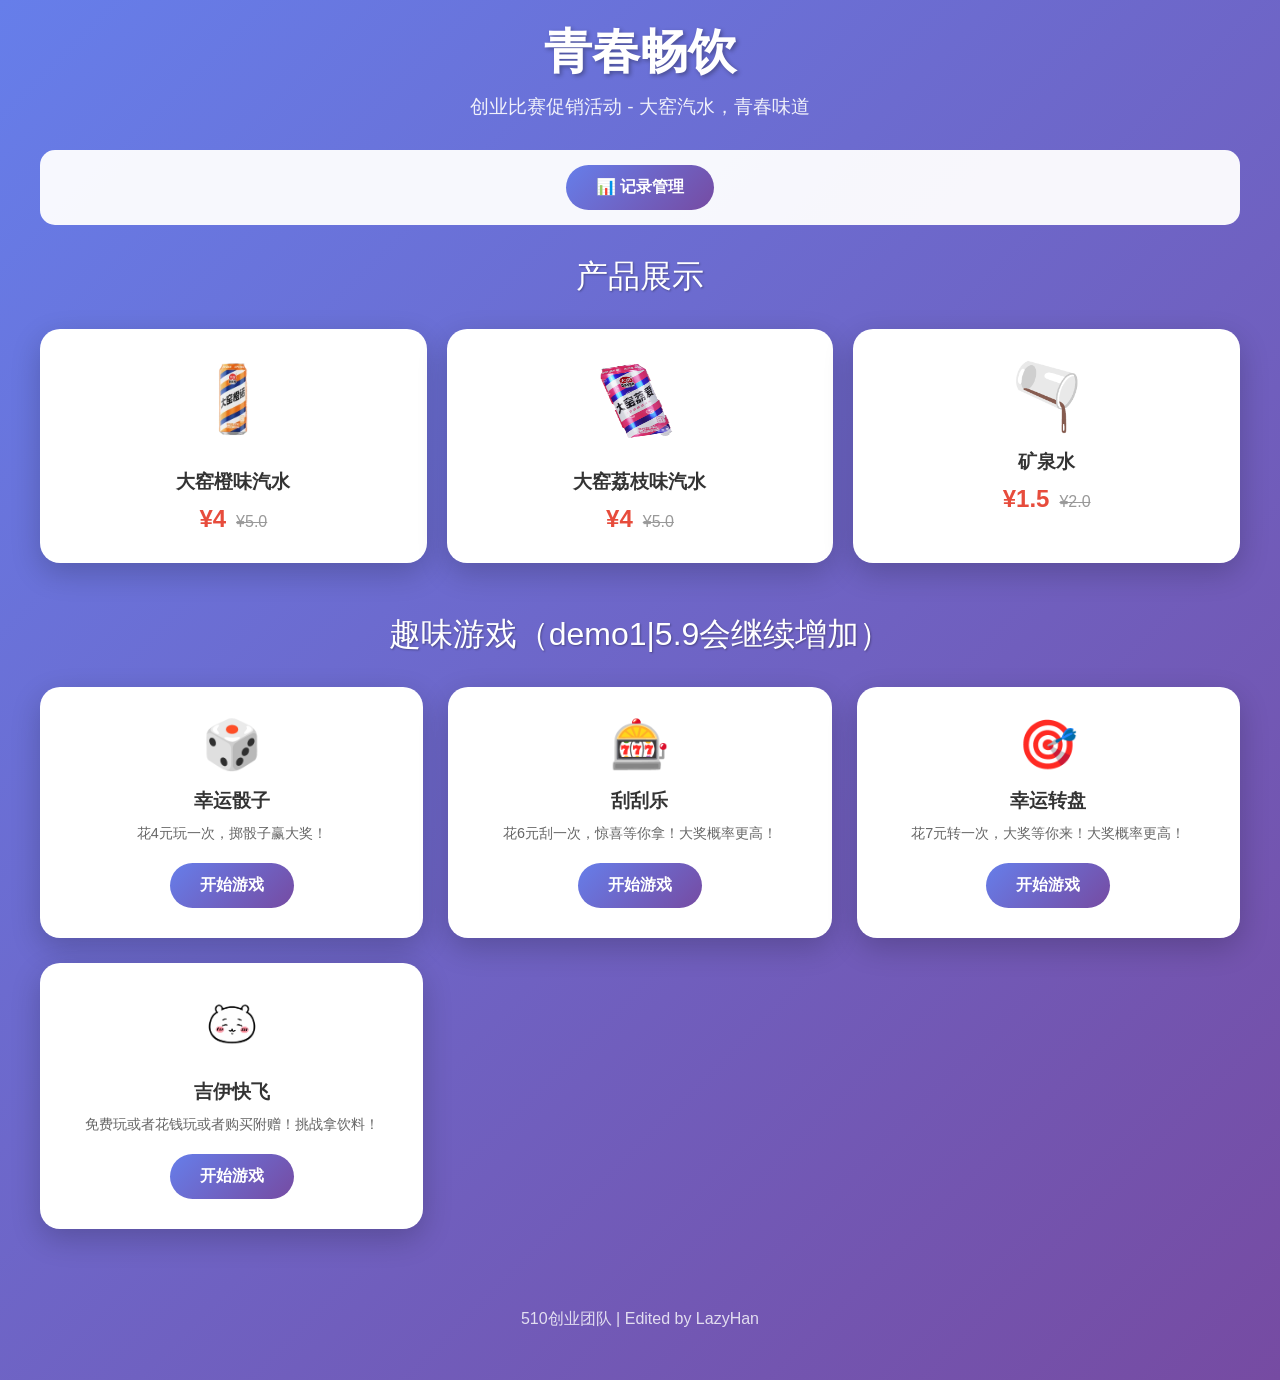
<file: index.html>
<!DOCTYPE html>
<html lang="zh-CN">
<head>
    <meta charset="UTF-8">
    <meta name="viewport" content="width=device-width, initial-scale=1.0">
    <title>青春畅饮 - 创业比赛促销活动 510专属</title>
    <link rel="stylesheet" href="style.css">
</head>
<body>
    <div class="container">
        <header>
            <h1>青春畅饮</h1>
            <p>创业比赛促销活动 - 大窑汽水，青春味道</p>
        </header>

        <div class="player-info">
            <button class="btn" onclick="window.open('records.html', '_blank')">📊 记录管理</button>
        </div>

        <div class="products-section">
            <div class="section-title">产品展示</div>
            <div class="products-grid">
                <div class="product-card">
                    <div class="product-image"><img src="chengzhi.png" style="width:80px;height:80px;"></div>
                    <h3>大窑橙味汽水</h3>
                    <div class="price">¥4<span class="original-price">¥5.0</span></div>
                </div>
                <div class="product-card">
                    <div class="product-image"><img src="lizhi.png" style="width:80px;height:80px;"></div>
                    <h3>大窑荔枝味汽水</h3>
                    <div class="price">¥4<span class="original-price">¥5.0</span></div>
                </div>
                <div class="product-card">
                    <div class="product-image">🫗</div>
                    <h3>矿泉水</h3>
                    <div class="price">¥1.5<span class="original-price">¥2.0</span></div>
                </div>
            </div>
        </div>

        <div class="games-section">
            <div class="section-title">趣味游戏（demo1|5.9会继续增加）</div>
            <div class="games-grid">
                <div class="game-card">
                    <div class="game-icon">🎲</div>
                    <h3>幸运骰子</h3>
                    <p class="game-desc">花4元玩一次，掷骰子赢大奖！</p>
                    <button class="btn" onclick="showPayment('dice', 4, '幸运骰子游戏')">开始游戏</button>
                </div>
                <div class="game-card">
                    <div class="game-icon">🎰</div>
                    <h3>刮刮乐</h3>
                    <p class="game-desc">花6元刮一次，惊喜等你拿！大奖概率更高！</p>
                    <button class="btn" onclick="showPayment('scratch', 6, '刮刮乐游戏')">开始游戏</button>
                </div>
                <div class="game-card">
                    <div class="game-icon">🎯</div>
                    <h3>幸运转盘</h3>
                    <p class="game-desc">花7元转一次，大奖等你来！大奖概率更高！</p>
                    <button class="btn" onclick="showPayment('wheel', 7, '幸运转盘游戏')">开始游戏</button>
                </div>
                <div class="game-card">
                    <div class="game-icon" style="font-size:3rem;"><img src="head.png" style="width:60px;height:60px;border-radius:50%;"></div>
                    <h3>吉伊快飞</h3>
                    <p class="game-desc">免费玩或者花钱玩或者购买附赠！挑战拿饮料！</p>
                    <button class="btn" onclick="showGameModal()">开始游戏</button>
                </div>
            </div>
        </div>

        <footer class="footer">
            <p>510创业团队 | Edited by LazyHan</p>
        </footer>
    </div>

    <div class="modal" id="game-modal">
        <div class="modal-content">
            <span class="close-modal" onclick="closeGameModal()">×</span>
            <h2>🎮 参与游戏</h2>
            <div class="form-group">
                <label>玩家类型：</label>
                <select id="game-player-type" onchange="toggleStudentId()">
                    <option value="free">🎲 免费参与</option>
                    <option value="paid">💰 付费参与(¥2)</option>
                    <option value="drink">🍹 购买饮料赠送</option>
                </select>
            </div>
            <div class="form-group" id="student-id-field">
                <label>学号：</label>
                <input type="text" id="game-student-id" placeholder="请输入学号">
            </div>
            <div class="form-group" id="remaining-field">
                <span id="remaining-count" class="badge badge-ok">剩余次数：2次</span>
            </div>
            <button class="btn-confirm" onclick="startGame()">确认参与</button>
            <button class="btn-cancel" onclick="closeGameModal()">取消</button>
        </div>
    </div>

    <div class="modal" id="payment-modal">
        <div class="modal-content">
            <span class="close-modal" onclick="closePaymentModal()">×</span>
            <h2>💰 付款</h2>
            <div class="payment-amount" id="payment-amount">¥0</div>
            <div class="payment-qrcode"><img src="skm.png" alt="支付二维码"></div>
            <div class="payment-hint" id="payment-hint">请使用微信扫码支付</div>
            <button class="btn-confirm" onclick="confirmPayment()">确认支付</button>
            <button class="btn-cancel" onclick="closePaymentModal()">取消</button>
        </div>
    </div>

    <div class="modal" id="alert-modal">
        <div class="modal-content">
            <h2>提示</h2>
            <p id="alert-message"></p>
            <button class="btn-cancel" onclick="closeAlert()">确定</button>
        </div>
    </div>

    <script src="script.js"></script>
</body>
</html>
</file>
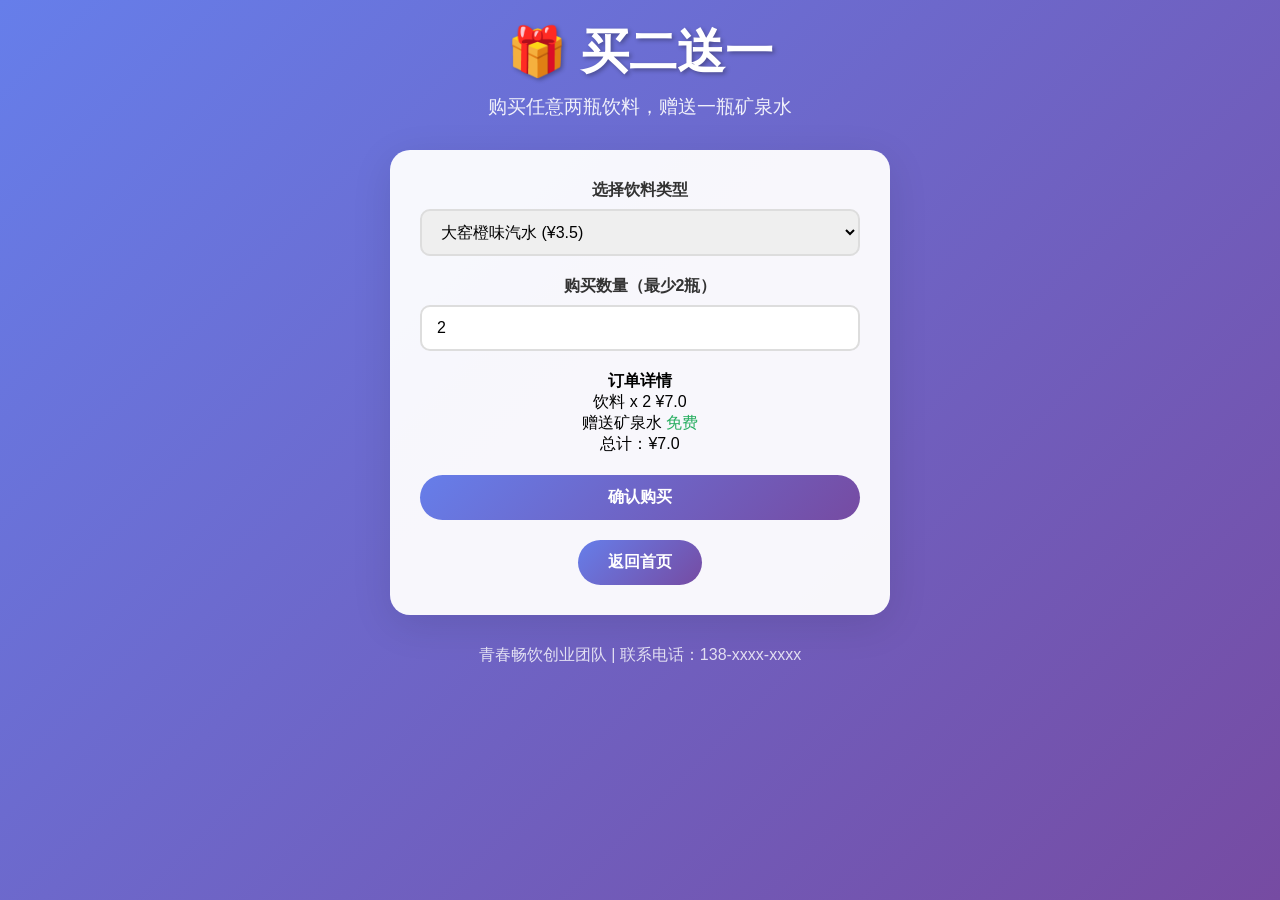
<file: buy2get1.html>
<!DOCTYPE html>
<html lang="zh-CN">
<head>
    <meta charset="UTF-8">
    <meta name="viewport" content="width=device-width, initial-scale=1.0">
    <title>买二送一 - 青春畅饮</title>
    <link rel="stylesheet" href="style.css">
</head>
<body>
    <div class="container" style="max-width: 500px;">
        <header>
            <h1>🎁 买二送一</h1>
            <p>购买任意两瓶饮料，赠送一瓶矿泉水</p>
        </header>

        <div style="background: rgba(255,255,255,0.95); border-radius: 20px; padding: 30px; text-align: center; box-shadow: 0 10px 40px rgba(0,0,0,0.1);">
            <div class="order-form">
                <div class="form-group">
                    <label>选择饮料类型</label>
                    <select id="drink-type">
                        <option value="orange">大窑橙味汽水 (¥3.5)</option>
                        <option value="lychee">大窑荔枝味汽水 (¥3.5)</option>
                    </select>
                </div>
                <div class="form-group">
                    <label>购买数量（最少2瓶）</label>
                    <input type="number" id="buy2get1-qty" min="2" value="2">
                </div>
                <div class="cart-summary">
                    <h4>订单详情</h4>
                    <div class="cart-item">
                        <span>饮料 x <span id="calc-qty">2</span></span>
                        <span id="calc-drink-price">¥7.0</span>
                    </div>
                    <div class="cart-item">
                        <span>赠送矿泉水</span>
                        <span style="color: #27ae60;">免费</span>
                    </div>
                    <div class="cart-total">
                        总计：<span id="calc-total">¥7.0</span>
                    </div>
                </div>
                <button class="btn" id="buy2get1-btn" onclick="submitBuy2Get1()" style="width: 100%; margin-top: 20px;">确认购买</button>
            </div>

            <button class="btn btn-outline" style="margin-top: 20px;" onclick="window.location.href='index.html'">返回首页</button>
        </div>

        <footer class="footer">
            <p>青春畅饮创业团队 | 联系电话：138-xxxx-xxxx</p>
        </footer>
    </div>

    <script>
function updateBuy2Get1Total() {
    const qty = parseInt(document.getElementById('buy2get1-qty').value) || 2;
    const price = 3.5;
    const total = qty * price;
    document.getElementById('calc-qty').textContent = qty;
    document.getElementById('calc-drink-price').textContent = '¥' + total.toFixed(1);
    document.getElementById('calc-total').textContent = '¥' + total.toFixed(1);
}

function submitBuy2Get1() {
    const qty = parseInt(document.getElementById('buy2get1-qty').value) || 2;
    const drinkType = document.getElementById('drink-type').value;
    const drinkName = drinkType === 'orange' ? '大窑橙味汽水' : '大窑荔枝味汽水';
    const buyBtn = document.getElementById('buy2get1-btn');
    buyBtn.style.display = 'none';
    alert('✅ 订单已提交！\n您购买了 ' + qty + ' 瓶' + drinkName + '，\n赠送 ' + Math.floor(qty / 2) + ' 瓶矿泉水！\n总计：¥' + (qty * 3.5).toFixed(1));
}

document.getElementById('buy2get1-qty').addEventListener('input', updateBuy2Get1Total);
    </script>
</body>
</html>
</file>
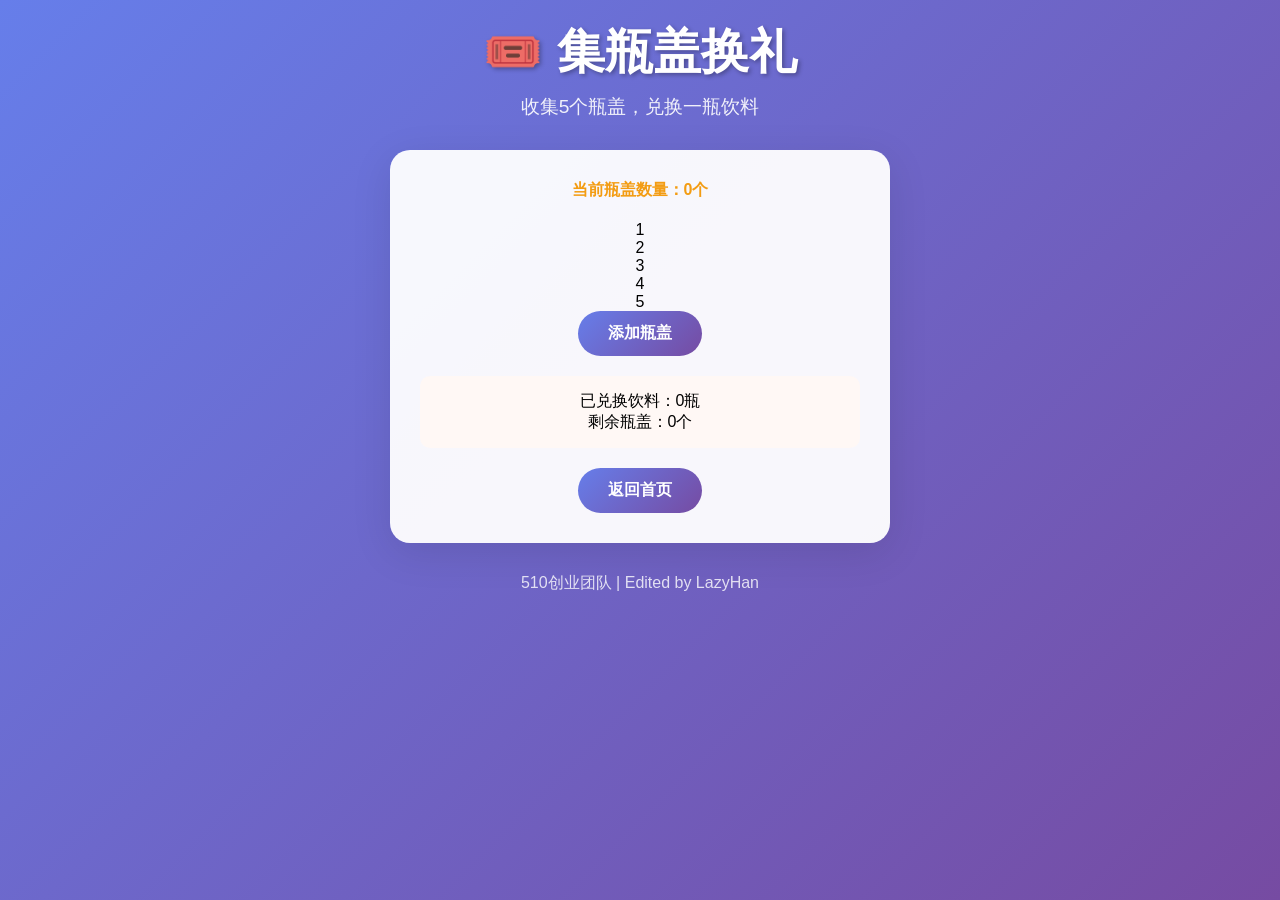
<file: caps.html>
<!DOCTYPE html>
<html lang="zh-CN">
<head>
    <meta charset="UTF-8">
    <meta name="viewport" content="width=device-width, initial-scale=1.0">
    <title>集瓶盖换礼 - 青春畅饮</title>
    <link rel="stylesheet" href="style.css">
</head>
<body>
    <div class="container" style="max-width: 500px;">
        <header>
            <h1>🎟️ 集瓶盖换礼</h1>
            <p>收集5个瓶盖，兑换一瓶饮料</p>
        </header>

        <div style="background: rgba(255,255,255,0.95); border-radius: 20px; padding: 30px; text-align: center; box-shadow: 0 10px 40px rgba(0,0,0,0.1);">
            <p style="color: #f39c12; font-weight: bold; margin-bottom: 20px;">当前瓶盖数量：<span id="cap-count">0</span>个</p>
            <div class="bottle-cap-counter" id="cap-counter">
            </div>
            <button class="btn" id="add-cap-btn" onclick="addCap()">添加瓶盖</button>
            <button class="btn" id="redeem-btn" style="margin-left: 10px; display: none;" onclick="redeemCaps()">兑换饮料</button>
            
            <div style="margin-top: 20px; padding: 15px; background: #fff8f5; border-radius: 10px;">
                <p>已兑换饮料：<span id="redeemed-count">0</span>瓶</p>
                <p>剩余瓶盖：<span id="remaining-caps">0</span>个</p>
            </div>

            <button class="btn btn-outline" style="margin-top: 20px;" onclick="window.location.href='index.html'">返回首页</button>
        </div>

        <footer class="footer">
            <p>510创业团队 | Edited by LazyHan</p>
        </footer>
    </div>

    <script>
let bottleCaps = 0;
let redeemedCount = 0;

function updateCapDisplay() {
    document.getElementById('cap-count').textContent = bottleCaps;
    document.getElementById('remaining-caps').textContent = bottleCaps % 5;
    document.getElementById('redeemed-count').textContent = Math.floor(bottleCaps / 5);
    
    const counter = document.getElementById('cap-counter');
    counter.innerHTML = '';
    for (let i = 0; i < 5; i++) {
        const cap = document.createElement('div');
        cap.className = 'cap' + (i < bottleCaps % 5 ? ' filled' : '');
        cap.textContent = i + 1;
        cap.onclick = addCap;
        counter.appendChild(cap);
    }
    
    const redeemBtn = document.getElementById('redeem-btn');
    if (bottleCaps >= 5) {
        redeemBtn.style.display = 'inline-block';
    } else {
        redeemBtn.style.display = 'none';
    }
}

function addCap() {
    bottleCaps++;
    updateCapDisplay();
}

function redeemCaps() {
    if (bottleCaps >= 5) {
        alert('🎉 恭喜！您已成功兑换 ' + Math.floor(bottleCaps / 5) + ' 瓶大窑汽水！');
        bottleCaps = bottleCaps % 5;
        document.getElementById('add-cap-btn').style.display = 'none';
        document.getElementById('redeem-btn').style.display = 'none';
        updateCapDisplay();
    }
}

updateCapDisplay();
    </script>
</body>
</html>
</file>
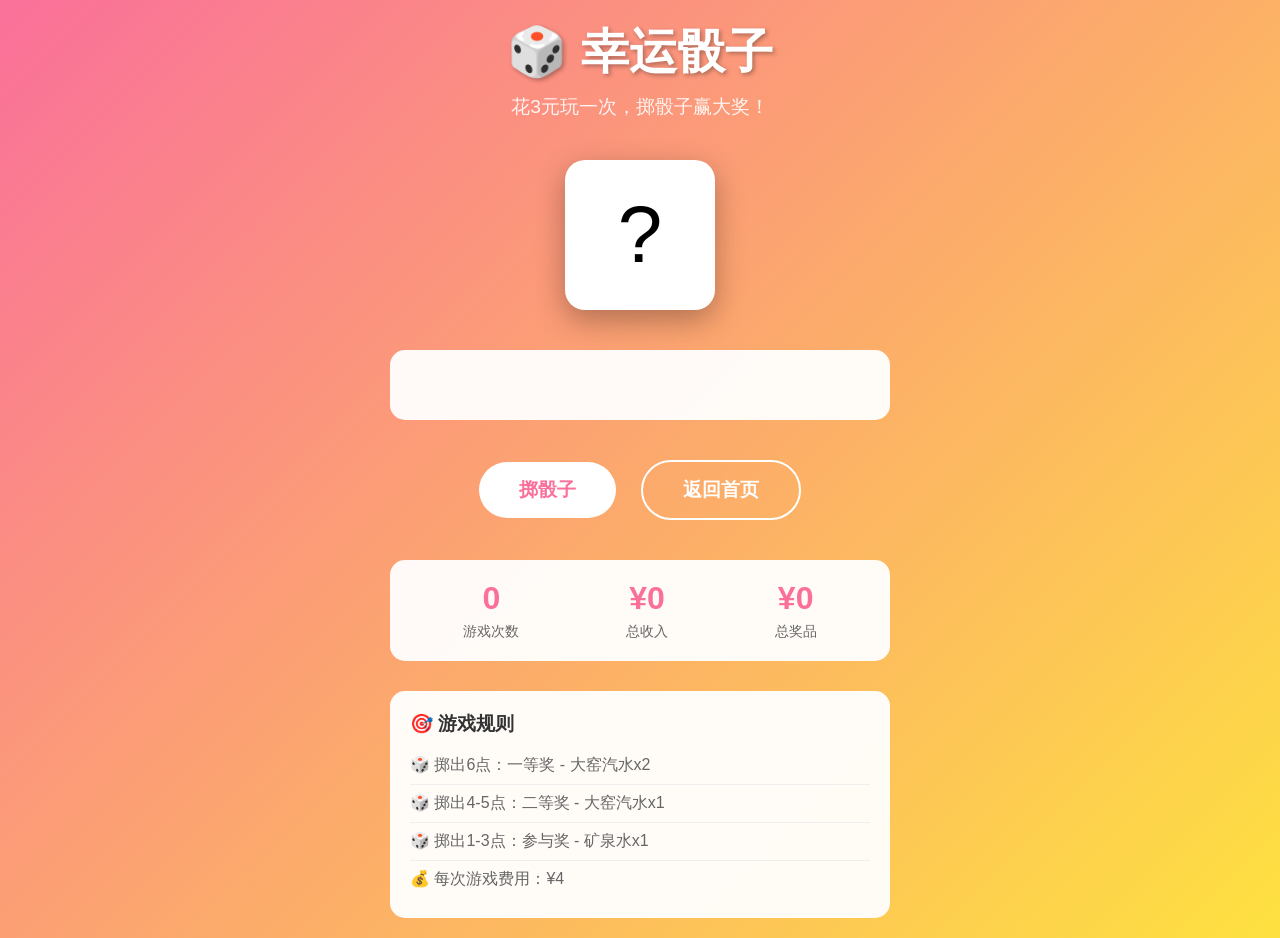
<file: dice.html>
<!DOCTYPE html>
<html lang="zh-CN">
<head>
    <meta charset="UTF-8">
    <meta name="viewport" content="width=device-width, initial-scale=1.0">
    <title>幸运骰子 - 青春畅饮</title>
    <style>
        * {
            margin: 0;
            padding: 0;
            box-sizing: border-box;
        }
        body {
            font-family: 'Microsoft YaHei', sans-serif;
            background: linear-gradient(135deg, #fa709a 0%, #fee140 100%);
            min-height: 100vh;
            display: flex;
            flex-direction: column;
            align-items: center;
            justify-content: center;
            padding: 20px;
        }
        .game-container {
            width: 100%;
            max-width: 500px;
            text-align: center;
        }
        h1 {
            color: white;
            font-size: 3rem;
            margin-bottom: 10px;
            text-shadow: 2px 2px 4px rgba(0,0,0,0.3);
        }
        .subtitle {
            color: rgba(255,255,255,0.9);
            font-size: 1.2rem;
            margin-bottom: 40px;
        }
        .dice-container {
            perspective: 600px;
            margin-bottom: 40px;
        }
        .dice {
            width: 150px;
            height: 150px;
            margin: 0 auto;
            background: white;
            border-radius: 20px;
            display: flex;
            align-items: center;
            justify-content: center;
            font-size: 5rem;
            box-shadow: 0 10px 30px rgba(0,0,0,0.3);
            transition: transform 0.3s;
        }
        .dice.rolling {
            animation: roll 0.6s ease-in-out;
        }
        @keyframes roll {
            0% { transform: rotateX(0deg) rotateY(0deg); }
            25% { transform: rotateX(90deg) rotateY(90deg); }
            50% { transform: rotateX(180deg) rotateY(180deg); }
            75% { transform: rotateX(270deg) rotateY(270deg); }
            100% { transform: rotateX(360deg) rotateY(360deg); }
        }
        .result {
            margin: 30px 0;
            padding: 20px;
            background: rgba(255,255,255,0.95);
            border-radius: 15px;
            font-size: 1.5rem;
            font-weight: bold;
            min-height: 70px;
            display: flex;
            align-items: center;
            justify-content: center;
        }
        .result.win {
            color: #27ae60;
        }
        .result.normal {
            color: #333;
        }
        .stats {
            display: flex;
            justify-content: space-around;
            margin: 30px 0;
            padding: 20px;
            background: rgba(255,255,255,0.95);
            border-radius: 15px;
        }
        .stat-item {
            text-align: center;
        }
        .stat-value {
            font-size: 2rem;
            font-weight: bold;
            color: #fa709a;
        }
        .stat-label {
            font-size: 0.9rem;
            color: #666;
            margin-top: 5px;
        }
        .btn {
            padding: 15px 40px;
            font-size: 1.2rem;
            background: white;
            color: #fa709a;
            border: none;
            border-radius: 30px;
            cursor: pointer;
            font-weight: bold;
            transition: transform 0.3s, box-shadow 0.3s;
            margin: 10px;
        }
        .btn:hover {
            transform: scale(1.05);
            box-shadow: 0 5px 20px rgba(0,0,0,0.3);
        }
        .btn:disabled {
            opacity: 0.5;
            cursor: not-allowed;
            transform: none;
        }
        .btn-back {
            background: transparent;
            color: white;
            border: 2px solid white;
        }
        .rules {
            margin-top: 20px;
            padding: 20px;
            background: rgba(255,255,255,0.95);
            border-radius: 15px;
            text-align: left;
        }
        .rules h3 {
            color: #333;
            margin-bottom: 10px;
        }
        .rules ul {
            list-style: none;
            padding: 0;
        }
        .rules li {
            padding: 8px 0;
            border-bottom: 1px solid #eee;
            color: #666;
        }
        .rules li:last-child {
            border-bottom: none;
        }
    </style>
</head>
<body>
    <div class="game-container">
        <h1>🎲 幸运骰子</h1>
        <p class="subtitle">花3元玩一次，掷骰子赢大奖！</p>
        
        <div class="dice-container">
            <div class="dice" id="dice">?</div>
        </div>
        
        <div class="result" id="result"></div>
        
        <button class="btn" id="roll-btn" onclick="rollDice()">掷骰子</button>
        <button class="btn btn-back" onclick="window.location.href='index.html'">返回首页</button>
        
        <div class="stats">
            <div class="stat-item">
                <div class="stat-value" id="game-count">0</div>
                <div class="stat-label">游戏次数</div>
            </div>
            <div class="stat-item">
                <div class="stat-value" id="total-revenue">¥0</div>
                <div class="stat-label">总收入</div>
            </div>
            <div class="stat-item">
                <div class="stat-value" id="total-prizes">¥0</div>
                <div class="stat-label">总奖品</div>
            </div>
        </div>

        <div class="rules">
            <h3>🎯 游戏规则</h3>
            <ul>
                <li>🎲 掷出6点：一等奖 - 大窑汽水x2</li>
                <li>🎲 掷出4-5点：二等奖 - 大窑汽水x1</li>
                <li>🎲 掷出1-3点：参与奖 - 矿泉水x1</li>
                <li>💰 每次游戏费用：¥4</li>
            </ul>
        </div>
    </div>

    <script>
let totalRevenue = 0;
let totalPrizes = 0;
let gameCount = 0;
let isRolling = false;

function rollDice() {
    if (isRolling) return;
    
    isRolling = true;
    const dice = document.getElementById('dice');
    const resultDiv = document.getElementById('result');
    const rollBtn = document.getElementById('roll-btn');
    
    rollBtn.disabled = true;
    dice.classList.add('rolling');
    dice.textContent = '?';
    resultDiv.textContent = '';
    resultDiv.className = 'result';
    
    let rollCount = 0;
    const maxRolls = 15;
    
    const rollInterval = setInterval(() => {
        dice.textContent = Math.floor(Math.random() * 6) + 1;
        rollCount++;
        if (rollCount >= maxRolls) {
            clearInterval(rollInterval);
            dice.classList.remove('rolling');
            
            const result = parseInt(dice.textContent);
            showDiceResult(result);
            
            isRolling = false;
            rollBtn.disabled = false;
        }
    }, 100);
}

function showDiceResult(roll) {
    const resultDiv = document.getElementById('result');
    const rollBtn = document.getElementById('roll-btn');
    gameCount++;
    totalRevenue += 3;
    
    rollBtn.style.display = 'none';
    
    let prize = '';
    let prizeValue = 0;
    
    if (roll === 6) {
        prize = '🎉 一等奖！获得大窑汽水x2！';
        prizeValue = 3.5;
        resultDiv.className = 'result win';
    } else if (roll === 5 || roll === 4) {
        prize = '🎊 二等奖！获得大窑汽水x1！';
        prizeValue = 1.5;
        resultDiv.className = 'result win';
    } else {
        prize = '😊 参与奖！获得矿泉水x1！';
        prizeValue = 1.5;
        resultDiv.className = 'result normal';
    }
    
    totalPrizes += prizeValue;
    resultDiv.textContent = prize;
    updateStats();
}

function updateStats() {
    document.getElementById('game-count').textContent = gameCount;
    document.getElementById('total-revenue').textContent = '¥' + totalRevenue;
    document.getElementById('total-prizes').textContent = '¥' + totalPrizes.toFixed(1);
}
    </script>
</body>
</html>
</file>
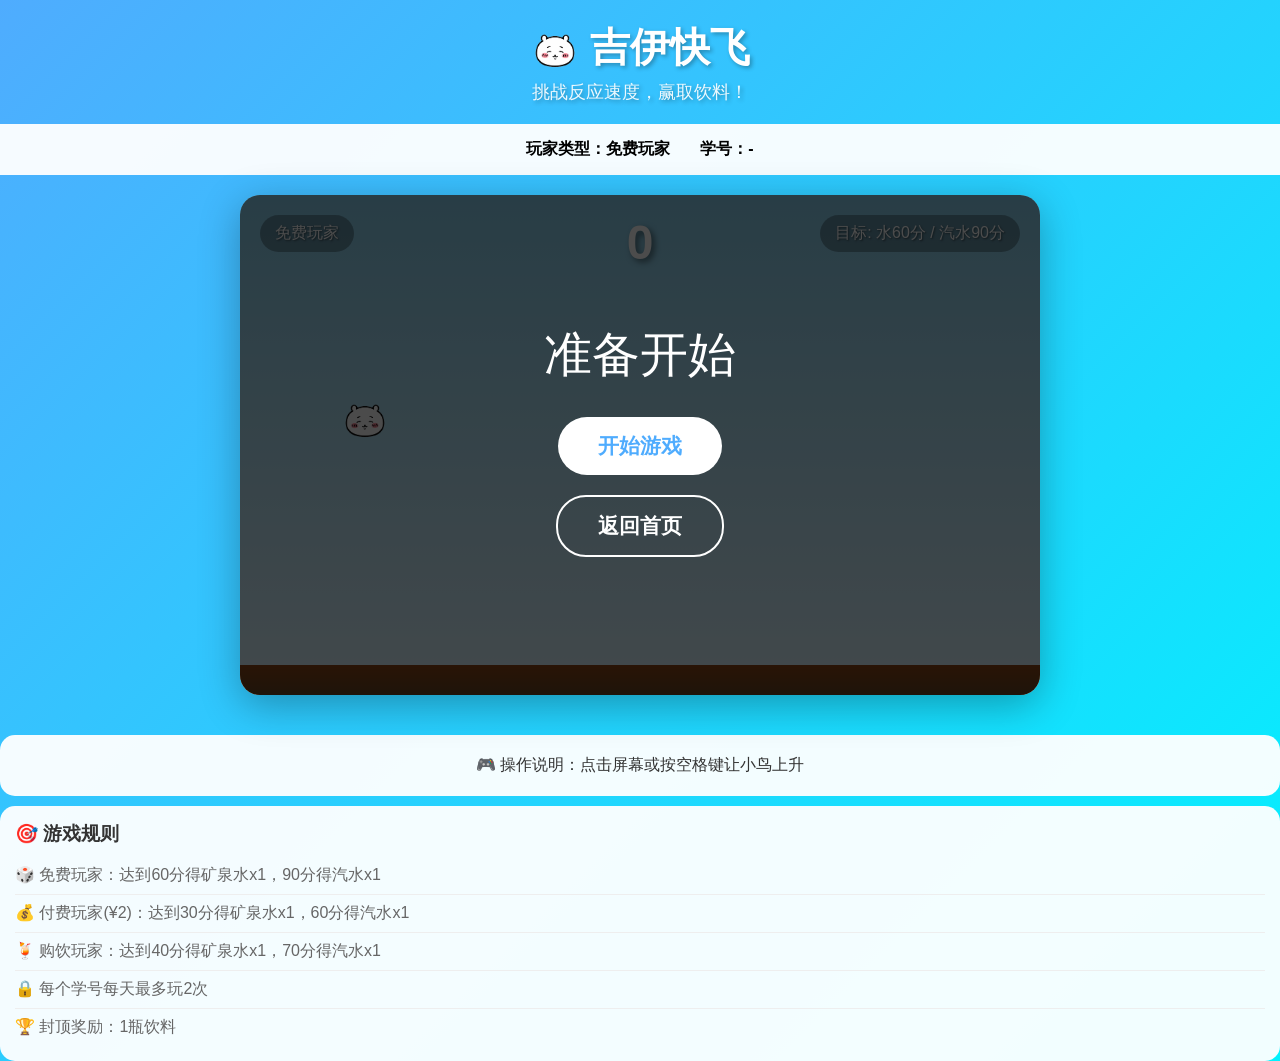
<file: flappy.html>
<!DOCTYPE html>
<html lang="zh-CN">
<head>
    <meta charset="UTF-8">
    <meta name="viewport" content="width=device-width, initial-scale=1.0">
    <title>吉伊快飞 - 青春畅饮</title>
    <style>
        * {
            margin: 0;
            padding: 0;
            box-sizing: border-box;
        }
        body {
            font-family: 'Microsoft YaHei', sans-serif;
            background: linear-gradient(135deg, #4facfe 0%, #00f2fe 100%);
            min-height: 100vh;
            display: flex;
            flex-direction: column;
            overflow: hidden;
        }
        .game-header {
            text-align: center;
            padding: 20px;
            color: white;
            text-shadow: 2px 2px 4px rgba(0,0,0,0.3);
        }
        .game-header h1 {
            font-size: 2.5rem;
            margin-bottom: 5px;
        }
        .game-header p {
            font-size: 1.1rem;
            opacity: 0.9;
        }
        .player-info-bar {
            background: rgba(255,255,255,0.95);
            padding: 15px 20px;
            display: flex;
            justify-content: center;
            gap: 30px;
            font-weight: bold;
        }
        .game-area {
            flex: 1;
            display: flex;
            align-items: center;
            justify-content: center;
            padding: 20px;
        }
        #game-container {
            position: relative;
            width: 100%;
            max-width: 800px;
            height: 500px;
            background: linear-gradient(180deg, #87CEEB 0%, #E0F6FF 100%);
            border-radius: 20px;
            overflow: hidden;
            box-shadow: 0 10px 40px rgba(0,0,0,0.3);
            cursor: pointer;
        }
        #bird {
            position: absolute;
            left: 100px;
            top: 200px;
            width: 50px;
            height: 50px;
            transition: transform 0.1s;
            z-index: 10;
            transform: scaleX(-1);
        }
        .pipe {
            position: absolute;
            width: 60px;
            background: linear-gradient(90deg, #2E7D32 0%, #1B5E20 100%);
            border-radius: 8px;
            box-shadow: inset -5px 0 10px rgba(0,0,0,0.2);
        }
        .pipe-top {
            top: 0;
            border-bottom-left-radius: 15px;
            border-bottom-right-radius: 15px;
        }
        .pipe-bottom {
            bottom: 0;
            border-top-left-radius: 15px;
            border-top-right-radius: 15px;
        }
        #score {
            position: absolute;
            top: 20px;
            left: 50%;
            transform: translateX(-50%);
            font-size: 3rem;
            font-weight: bold;
            color: white;
            text-shadow: 3px 3px 6px rgba(0,0,0,0.5);
            z-index: 20;
        }
        #target-score {
            position: absolute;
            top: 20px;
            right: 20px;
            font-size: 1rem;
            color: white;
            text-shadow: 1px 1px 2px rgba(0,0,0,0.5);
            z-index: 20;
            background: rgba(0,0,0,0.3);
            padding: 8px 15px;
            border-radius: 20px;
        }
        #player-badge {
            position: absolute;
            top: 20px;
            left: 20px;
            font-size: 1rem;
            color: white;
            text-shadow: 1px 1px 2px rgba(0,0,0,0.5);
            z-index: 20;
            background: rgba(0,0,0,0.3);
            padding: 8px 15px;
            border-radius: 20px;
        }
        #ground {
            position: absolute;
            bottom: 0;
            left: 0;
            width: 100%;
            height: 30px;
            background: linear-gradient(180deg, #8B4513 0%, #654321 100%);
            z-index: 5;
        }
        #start-screen, #game-over-screen {
            position: absolute;
            top: 0;
            left: 0;
            width: 100%;
            height: 100%;
            display: flex;
            flex-direction: column;
            align-items: center;
            justify-content: center;
            background: rgba(0,0,0,0.7);
            z-index: 30;
            color: white;
        }
        #game-over-screen {
            display: none;
        }
        .overlay-title {
            font-size: 3rem;
            margin-bottom: 20px;
        }
        .overlay-score {
            font-size: 2rem;
            margin-bottom: 10px;
        }
        .overlay-prize {
            font-size: 1.5rem;
            margin-bottom: 30px;
            color: #27ae60;
        }
        .btn {
            padding: 15px 40px;
            font-size: 1.3rem;
            background: white;
            color: #4facfe;
            border: none;
            border-radius: 30px;
            cursor: pointer;
            font-weight: bold;
            transition: transform 0.3s, box-shadow 0.3s;
            margin: 10px;
        }
        .btn:hover {
            transform: scale(1.05);
            box-shadow: 0 5px 20px rgba(0,0,0,0.3);
        }
        .btn-back {
            background: transparent;
            color: white;
            border: 2px solid white;
        }
        .instructions {
            text-align: center;
            margin-top: 20px;
            padding: 15px;
            background: rgba(255,255,255,0.95);
            border-radius: 15px;
            color: #333;
        }
        .instructions p {
            margin: 5px 0;
            font-size: 1rem;
        }
        .rules {
            margin-top: 10px;
            padding: 15px;
            background: rgba(255,255,255,0.95);
            border-radius: 15px;
            text-align: left;
        }
        .rules h3 {
            color: #333;
            margin-bottom: 10px;
        }
        .rules ul {
            list-style: none;
            padding: 0;
        }
        .rules li {
            padding: 8px 0;
            border-bottom: 1px solid #eee;
            color: #666;
        }
        .rules li:last-child {
            border-bottom: none;
        }
    </style>
</head>
<body>
    <div class="game-header">
        <h1><img src="head.png" style="width:50px;height:50px;vertical-align:middle;margin-right:10px;">吉伊快飞</h1>
        <p>挑战反应速度，赢取饮料！</p>
    </div>
    
    <div class="player-info-bar">
        <span>玩家类型：<span id="display-type">免费玩家</span></span>
        <span>学号：<span id="display-id">-</span></span>
    </div>
    
    <div class="game-area">
        <div id="game-container">
            <div id="score">0</div>
            <div id="target-score">目标: 水60分 / 汽水90分</div>
            <div id="player-badge">免费玩家</div>
            <img id="bird" src="head.png" alt="鸟">
            <div id="ground"></div>
            
            <div id="start-screen">
                <div class="overlay-title">准备开始</div>
                <button class="btn" onclick="startGame()">开始游戏</button>
                <button class="btn btn-back" onclick="window.location.href='index.html'">返回首页</button>
            </div>
            
            <div id="game-over-screen">
                <div class="overlay-title">游戏结束</div>
                <div class="overlay-score" id="final-score">得分: 0</div>
                <div class="overlay-prize" id="final-prize"></div>
                <button class="btn btn-back" onclick="window.location.href='index.html'">关闭页面返回首页</button>
            </div>
        </div>
        <audio id="jump-audio" src="shout.wav" preload="auto">
    </div>
    
    <div class="instructions">
        <p>🎮 操作说明：点击屏幕或按空格键让小鸟上升</p>
    </div>

    <div class="rules">
        <h3>🎯 游戏规则</h3>
        <ul>
            <li>🎲 免费玩家：达到60分得矿泉水x1，90分得汽水x1</li>
            <li>💰 付费玩家(¥2)：达到30分得矿泉水x1，60分得汽水x1</li>
            <li>🍹 购饮玩家：达到40分得矿泉水x1，70分得汽水x1</li>
            <li>🔒 每个学号每天最多玩2次</li>
            <li>🏆 封顶奖励：1瓶饮料</li>
        </ul>
    </div>

    <script>
let gameContainer;
let bird;
let scoreDisplay;
let targetScoreDisplay;
let playerBadge;
let startScreen;
let gameOverScreen;
let finalScore;
let finalPrize;

let isPlaying = false;
let score = 0;
let birdY = 200;
let velocity = 0;
let gravity = 0.5;
let jumpForce = -8.5;
let pipeSpeed = 4;
let scorePerPipe = 2;
let pipes = [];
let gameLoop;
let pipeInterval;

let playerType = 'free';
let studentId = '';

function getUrlParams() {
    const params = new URLSearchParams(window.location.search);
    return {
        type: params.get('type') || 'free',
        id: params.get('id') || ''
    };
}

function getTargetScores() {
    switch(playerType) {
        case 'paid':
            return { water: 30, drink: 60, name: '付费玩家' };
        case 'drink':
            return { water: 40, drink: 70, name: '购饮玩家' };
        default:
            return { water: 60, drink: 90, name: '免费玩家' };
    }
}

function updateUI() {
    const targets = getTargetScores();
    playerBadge.textContent = targets.name;
    targetScoreDisplay.textContent = `目标: 水${targets.water}分 / 汽水${targets.drink}分`;
    document.getElementById('display-type').textContent = targets.name;
    document.getElementById('display-id').textContent = studentId || '-';
}

function init() {
    const params = getUrlParams();
    playerType = params.type;
    studentId = params.id;
    
    gameContainer = document.getElementById('game-container');
    bird = document.getElementById('bird');
    scoreDisplay = document.getElementById('score');
    targetScoreDisplay = document.getElementById('target-score');
    playerBadge = document.getElementById('player-badge');
    startScreen = document.getElementById('start-screen');
    gameOverScreen = document.getElementById('game-over-screen');
    finalScore = document.getElementById('final-score');
    finalPrize = document.getElementById('final-prize');
    
    updateUI();
}

function playJumpSound() {
    try {
        const audio = document.getElementById('jump-audio');
        if (audio) {
            audio.currentTime = 0;
            audio.play().catch(() => {});
        }
    } catch (e) {}
}

function startGame() {
    startScreen.style.display = 'none';
    gameOverScreen.style.display = 'none';
    
    score = 0;
    birdY = 200;
    velocity = 0;
    isPlaying = true;
    scoreDisplay.textContent = '0';
    
    pipes.forEach(pipe => {
        if (pipe.top.parentNode) pipe.top.parentNode.removeChild(pipe.top);
        if (pipe.bottom.parentNode) pipe.bottom.parentNode.removeChild(pipe.bottom);
    });
    pipes = [];
    
    bird.style.top = birdY + 'px';
    
    gameContainer.addEventListener('click', jump);
    document.addEventListener('keydown', handleKeydown);
    
    gameLoop = setInterval(update, 16);
    setTimeout(() => {
        if (isPlaying) {
            pipeInterval = setInterval(createPipe, 800);
        }
    }, 300);
}

function jump() {
    if (isPlaying) {
        velocity = jumpForce;
        playJumpSound();
    }
}

function handleKeydown(e) {
    if (e.code === 'Space' && isPlaying) {
        e.preventDefault();
        velocity = jumpForce;
        playJumpSound();
    }
}

function update() {
    velocity += gravity;
    birdY += velocity;
    
    if (birdY < 0) {
        birdY = 0;
        velocity = 0;
    }
    
    bird.style.top = birdY + 'px';
    
    const containerHeight = gameContainer.offsetHeight - 30;
    if (birdY > containerHeight - 50) {
        gameOver();
        return;
    }
    
    pipes.forEach((pipe, index) => {
        pipe.x -= pipeSpeed;
        pipe.top.style.left = pipe.x + 'px';
        pipe.bottom.style.left = pipe.x + 'px';
        
        if (pipe.x + 60 < 0) {
            gameContainer.removeChild(pipe.top);
            gameContainer.removeChild(pipe.bottom);
            pipes.splice(index, 1);
        }
        
        if (checkCollision(pipe)) {
            gameOver();
            return;
        }
        
        if (!pipe.scored && pipe.x + 60 < 100) {
            pipe.scored = true;
            score += scorePerPipe;
            scoreDisplay.textContent = score;
            
            if (score >= 20) {
                if (score % 5 === 0 && pipeSpeed < 10) {
                    pipeSpeed += 0.4;
                }
            }
        }
    });
}

function checkCollision(pipe) {
    const birdRect = bird.getBoundingClientRect();
    const containerRect = gameContainer.getBoundingClientRect();
    
    const padding = 20;
    const birdLeft = birdRect.left - containerRect.left + padding;
    const birdRight = birdLeft + birdRect.width - padding * 2;
    const birdTop = birdRect.top - containerRect.top + padding;
    const birdBottom = birdTop + birdRect.height - padding * 2;
    
    const pipePadding = 10;
    const pipeLeft = pipe.x + pipePadding;
    const pipeRight = pipe.x + 60 - pipePadding;
    
    if (birdRight > pipeLeft && birdLeft < pipeRight) {
        if (birdTop < pipe.gapY || birdBottom > pipe.gapY + pipe.gapHeight) {
            return true;
        }
    }
    return false;
}

function createPipe() {
    if (!isPlaying) return;
    
    const containerHeight = gameContainer.offsetHeight - 30;
    const gapHeight = 180;
    const gapY = Math.random() * (containerHeight - gapHeight - 80) + 40;
    
    const topPipe = document.createElement('div');
    topPipe.className = 'pipe pipe-top';
    topPipe.style.height = gapY + 'px';
    topPipe.style.left = gameContainer.offsetWidth + 'px';
    
    const bottomPipe = document.createElement('div');
    bottomPipe.className = 'pipe pipe-bottom';
    bottomPipe.style.height = (containerHeight - gapY - gapHeight) + 'px';
    bottomPipe.style.left = gameContainer.offsetWidth + 'px';
    
    gameContainer.appendChild(topPipe);
    gameContainer.appendChild(bottomPipe);
    
    pipes.push({
        top: topPipe,
        bottom: bottomPipe,
        x: gameContainer.offsetWidth,
        gapY: gapY,
        gapHeight: gapHeight,
        scored: false
    });
}

function gameOver() {
    isPlaying = false;
    clearInterval(gameLoop);
    clearInterval(pipeInterval);
    
    gameContainer.removeEventListener('click', jump);
    document.removeEventListener('keydown', handleKeydown);
    
    finalScore.textContent = '得分: ' + score;
    
    const targets = getTargetScores();
    let prize = '未达到奖励分数';
    if (score >= targets.drink) {
        prize = '🎉 获得大窑汽水x1！';
    } else if (score >= targets.water) {
        prize = '🎊 获得矿泉水x1！';
    }
    finalPrize.textContent = prize;
    
    gameOverScreen.style.display = 'flex';
}

window.addEventListener('load', init);
    </script>
</body>
</html>
</file>
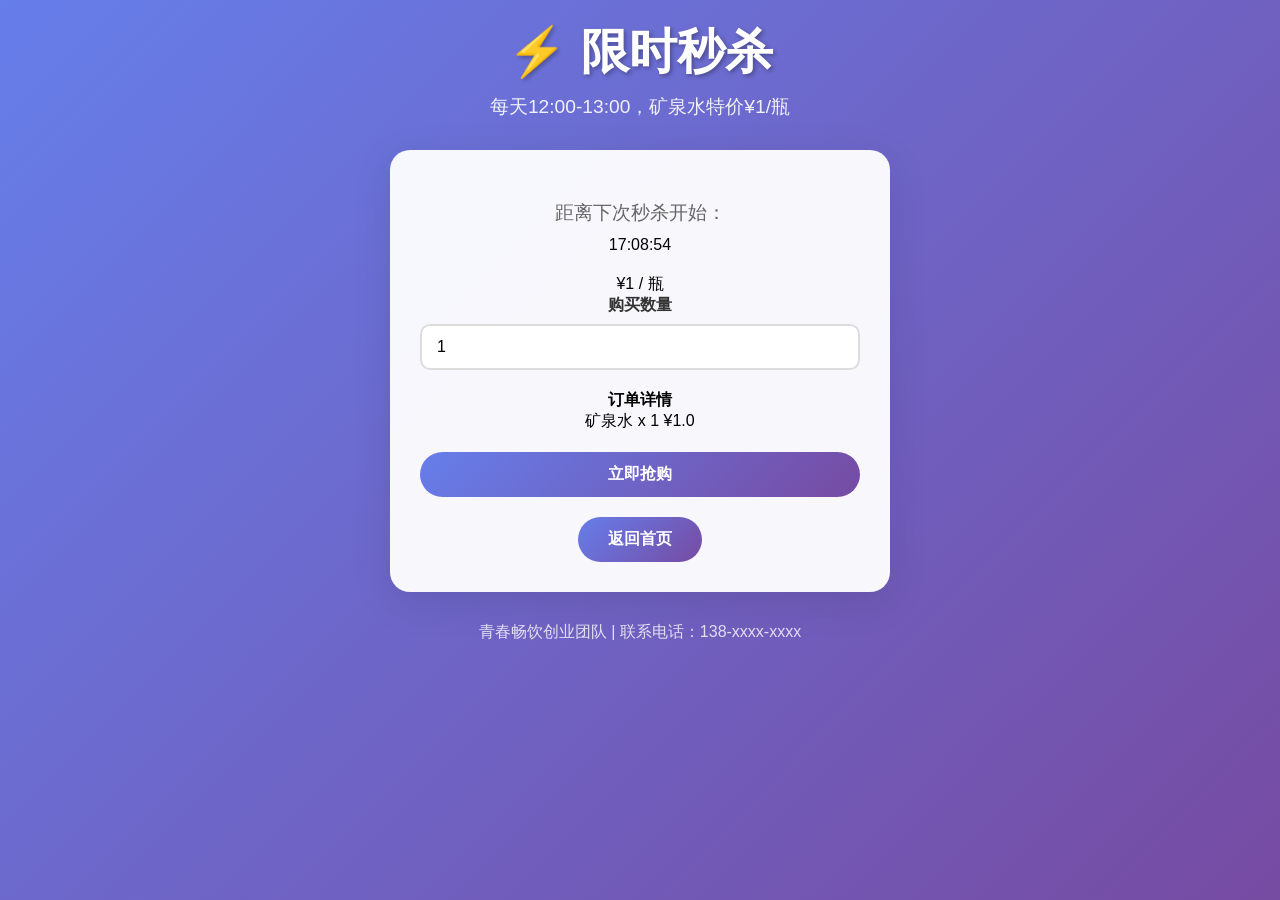
<file: flashsale.html>
<!DOCTYPE html>
<html lang="zh-CN">
<head>
    <meta charset="UTF-8">
    <meta name="viewport" content="width=device-width, initial-scale=1.0">
    <title>限时秒杀 - 青春畅饮</title>
    <link rel="stylesheet" href="style.css">
</head>
<body>
    <div class="container" style="max-width: 500px;">
        <header>
            <h1>⚡ 限时秒杀</h1>
            <p>每天12:00-13:00，矿泉水特价¥1/瓶</p>
        </header>

        <div style="background: rgba(255,255,255,0.95); border-radius: 20px; padding: 30px; text-align: center; box-shadow: 0 10px 40px rgba(0,0,0,0.1);">
            <div style="margin: 20px 0;">
                <div style="font-size: 1.2rem; color: #666; margin-bottom: 10px;">距离下次秒杀开始：</div>
                <div class="countdown-timer" id="flash-countdown">00:00:00</div>
            </div>
            <div class="flash-sale-price">¥1 / 瓶</div>
            <div class="order-form">
                <div class="form-group">
                    <label>购买数量</label>
                    <input type="number" id="flash-qty" min="1" value="1">
                </div>
                <div class="cart-summary">
                    <h4>订单详情</h4>
                    <div class="cart-item">
                        <span>矿泉水 x <span id="flash-qty-display">1</span></span>
                        <span id="flash-total">¥1.0</span>
                    </div>
                </div>
                <button class="btn" id="flash-btn" onclick="submitFlashSale()" style="width: 100%; margin-top: 20px;">立即抢购</button>
                </div>

                <button class="btn btn-outline" style="margin-top: 20px;" onclick="window.location.href='index.html'">返回首页</button>
        </div>

        <footer class="footer">
            <p>青春畅饮创业团队 | 联系电话：138-xxxx-xxxx</p>
        </footer>
    </div>

    <script>
function updateFlashSaleTotal() {
    const qty = parseInt(document.getElementById('flash-qty').value) || 1;
    document.getElementById('flash-qty-display').textContent = qty;
    document.getElementById('flash-total').textContent = '¥' + qty.toFixed(1);
}

function submitFlashSale() {
    const qty = parseInt(document.getElementById('flash-qty').value) || 1;
    const flashBtn = document.getElementById('flash-btn');
    flashBtn.style.display = 'none';
    alert('✅ 秒杀订单已提交！\n您购买了 ' + qty + ' 瓶矿泉水，\n特价：¥' + qty.toFixed(1) + '，\n原价：¥' + (qty * 1.5).toFixed(1) + '，\n节省：¥' + (qty * 0.5).toFixed(1) + '！');
}

function updateCountdown() {
    const now = new Date();
    let saleEnd = new Date(now);
    saleEnd.setHours(13, 0, 0, 0);
    
    if (now.getHours() >= 13) {
        saleEnd.setDate(saleEnd.getDate() + 1);
        saleEnd.setHours(12, 0, 0, 0);
    }
    
    const diff = saleEnd - now;
    const hours = Math.floor(diff / (1000 * 60 * 60));
    const minutes = Math.floor((diff % (1000 * 60 * 60)) / (1000 * 60));
    const seconds = Math.floor((diff % (1000 * 60)) / 1000);
    
    document.getElementById('flash-countdown').textContent = 
        hours.toString().padStart(2, '0') + ':' + 
        minutes.toString().padStart(2, '0') + ':' + 
        seconds.toString().padStart(2, '0');
}

document.getElementById('flash-qty').addEventListener('input', updateFlashSaleTotal);
setInterval(updateCountdown, 1000);
updateCountdown();
    </script>
</body>
</html>
</file>
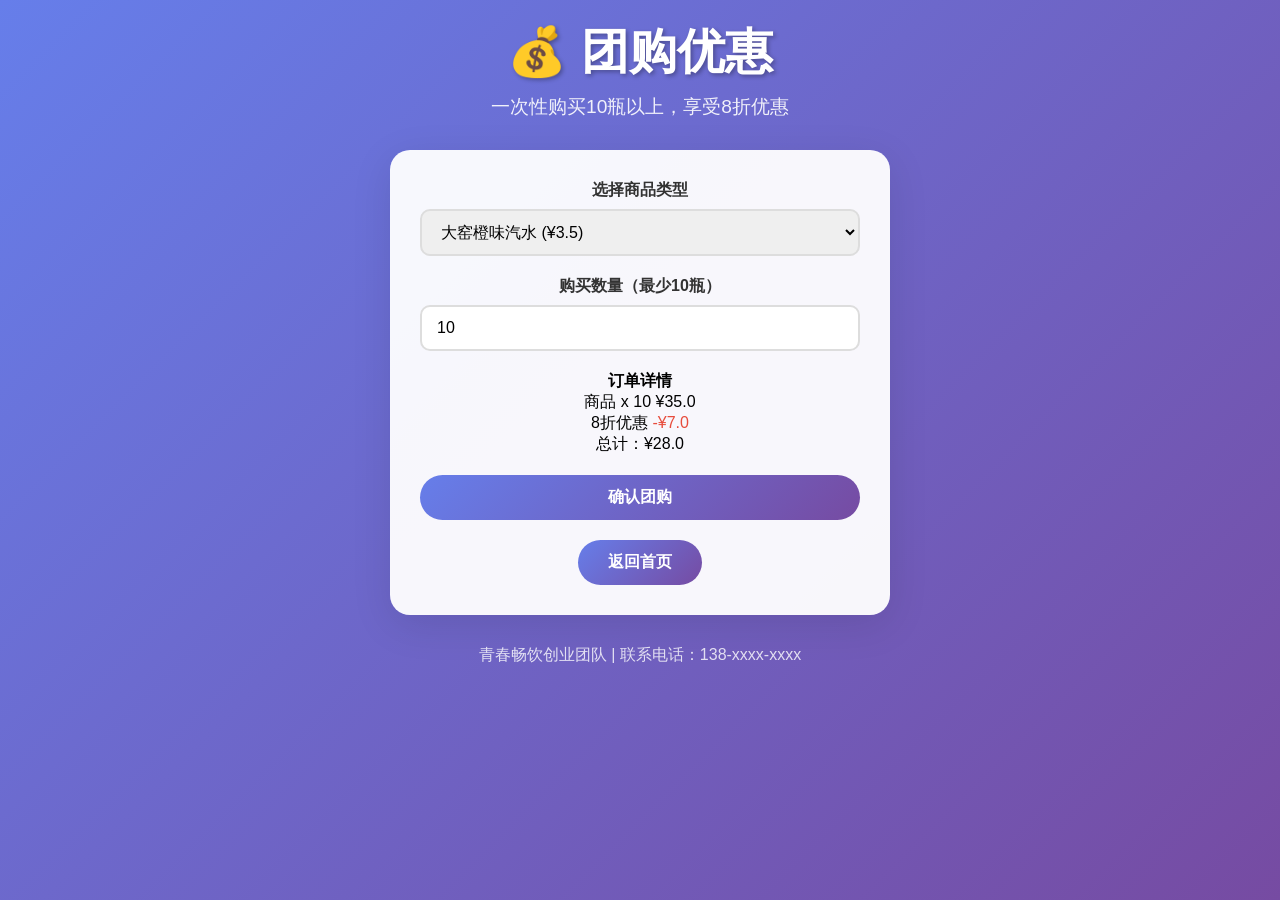
<file: groupbuy.html>
<!DOCTYPE html>
<html lang="zh-CN">
<head>
    <meta charset="UTF-8">
    <meta name="viewport" content="width=device-width, initial-scale=1.0">
    <title>团购优惠 - 青春畅饮</title>
    <link rel="stylesheet" href="style.css">
</head>
<body>
    <div class="container" style="max-width: 500px;">
        <header>
            <h1>💰 团购优惠</h1>
            <p>一次性购买10瓶以上，享受8折优惠</p>
        </header>

        <div style="background: rgba(255,255,255,0.95); border-radius: 20px; padding: 30px; text-align: center; box-shadow: 0 10px 40px rgba(0,0,0,0.1);">
            <div class="order-form">
                <div class="form-group">
                    <label>选择商品类型</label>
                    <select id="groupbuy-type">
                        <option value="orange">大窑橙味汽水 (¥3.5)</option>
                        <option value="lychee">大窑荔枝味汽水 (¥3.5)</option>
                        <option value="water">矿泉水 (¥1.5)</option>
                    </select>
                </div>
                <div class="form-group">
                    <label>购买数量（最少10瓶）</label>
                    <input type="number" id="groupbuy-qty" min="10" value="10">
                </div>
                <div class="cart-summary">
                    <h4>订单详情</h4>
                    <div class="cart-item">
                        <span>商品 x <span id="group-qty">10</span></span>
                        <span id="group-original">¥35.0</span>
                    </div>
                    <div class="cart-item">
                        <span>8折优惠</span>
                        <span style="color: #e74c3c;">-¥7.0</span>
                    </div>
                    <div class="cart-total">
                        总计：<span id="group-total">¥28.0</span>
                    </div>
                </div>
                <button class="btn" id="groupbuy-btn" onclick="submitGroupBuy()" style="width: 100%; margin-top: 20px;">确认团购</button>
            </div>

            <button class="btn btn-outline" style="margin-top: 20px;" onclick="window.location.href='index.html'">返回首页</button>
        </div>

        <footer class="footer">
            <p>青春畅饮创业团队 | 联系电话：138-xxxx-xxxx</p>
        </footer>
    </div>

    <script>
function updateGroupBuyTotal() {
    const qty = parseInt(document.getElementById('groupbuy-qty').value) || 10;
    const type = document.getElementById('groupbuy-type').value;
    const prices = { orange: 3.5, lychee: 3.5, water: 1.5 };
    const original = qty * prices[type];
    const discount = original * 0.2;
    const total = original - discount;
    document.getElementById('group-qty').textContent = qty;
    document.getElementById('group-original').textContent = '¥' + original.toFixed(1);
    document.getElementById('group-total').textContent = '¥' + total.toFixed(1);
}

function submitGroupBuy() {
    const qty = parseInt(document.getElementById('groupbuy-qty').value) || 10;
    const type = document.getElementById('groupbuy-type').value;
    const typeNames = { orange: '大窑橙味汽水', lychee: '大窑荔枝味汽水', water: '矿泉水' };
    const prices = { orange: 3.5, lychee: 3.5, water: 1.5 };
    const original = qty * prices[type];
    const total = original * 0.8;
    const groupBtn = document.getElementById('groupbuy-btn');
    groupBtn.style.display = 'none';
    alert('✅ 团购订单已提交！\n您购买了 ' + qty + ' 瓶' + typeNames[type] + '，\n原价：¥' + original.toFixed(1) + '，\n优惠后：¥' + total.toFixed(1) + '，\n节省：¥' + (original - total).toFixed(1) + '！');
}

document.getElementById('groupbuy-qty').addEventListener('input', updateGroupBuyTotal);
document.getElementById('groupbuy-type').addEventListener('change', updateGroupBuyTotal);
    </script>
</body>
</html>
</file>
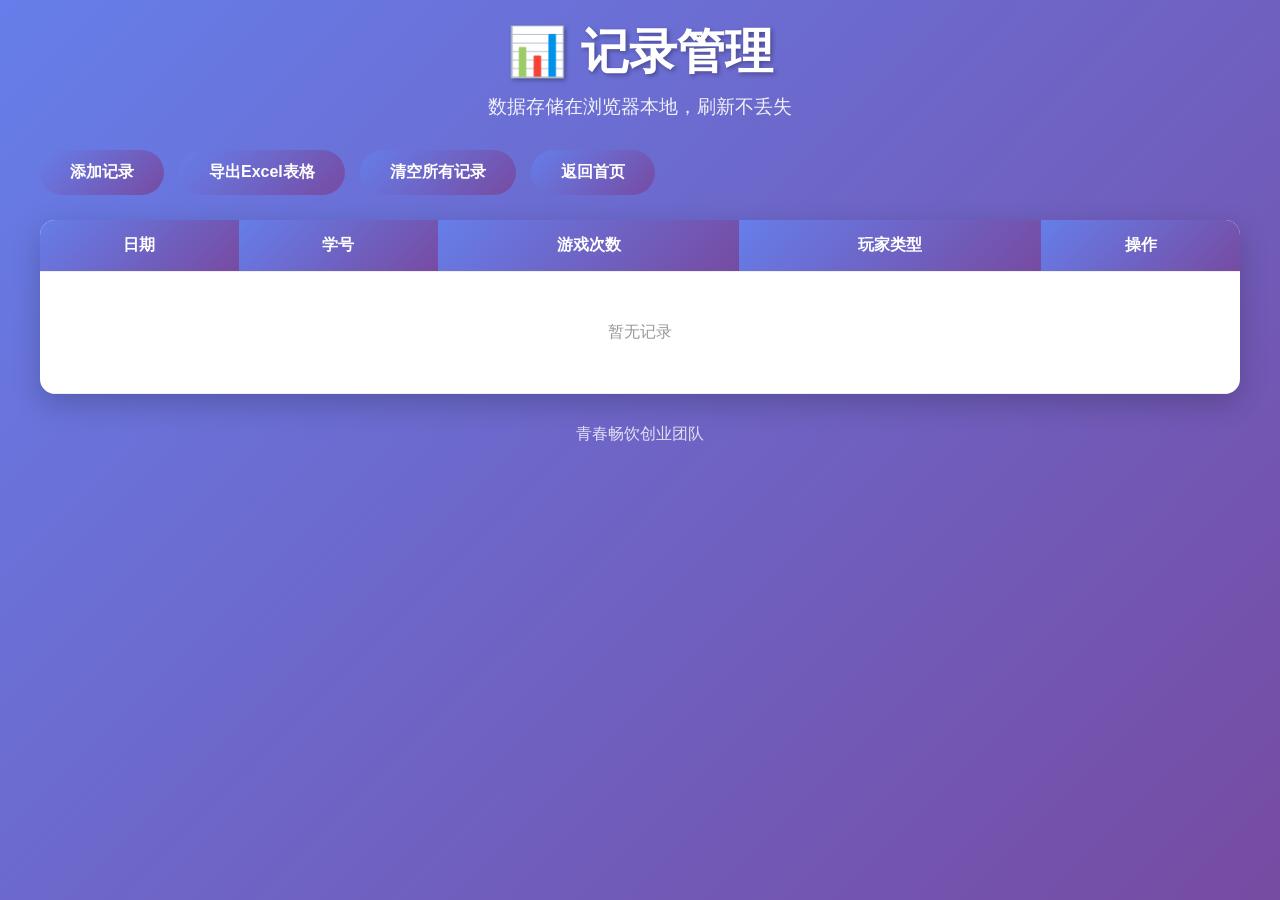
<file: records.html>
<!DOCTYPE html>
<html lang="zh-CN">
<head>
    <meta charset="UTF-8">
    <meta name="viewport" content="width=device-width, initial-scale=1.0">
    <title>记录管理 - 青春畅饮</title>
    <style>
        .actions { display: flex; gap: 15px; margin-bottom: 25px; flex-wrap: wrap; }
        .btn-primary { background: linear-gradient(135deg, #27ae60 0%, #2ecc71 100%); color: white; }
        .btn-secondary { background: white; color: #667eea; }
        .btn-danger { background: linear-gradient(135deg, #e74c3c 0%, #c0392b 100%); color: white; }
        .table-container { background: white; border-radius: 15px; box-shadow: 0 10px 30px rgba(0,0,0,0.2); overflow: hidden; }
        table { width: 100%; border-collapse: collapse; }
        th, td { padding: 15px; text-align: center; border-bottom: 1px solid #eee; }
        th { background: linear-gradient(135deg, #667eea 0%, #764ba2 100%); color: white; font-weight: bold; }
        tr:hover { background: #f8f9fa; }
        .empty-message { text-align: center; padding: 50px; color: #999; }
        .btn-group { display: flex; gap: 15px; justify-content: center; }
    </style>
    <link rel="stylesheet" href="style.css">
</head>
<body>
    <div class="container">
        <header>
            <h1>📊 记录管理</h1>
            <p>数据存储在浏览器本地，刷新不丢失</p>
        </header>

        <div class="actions">
            <button class="btn btn-primary" onclick="showAddModal()">添加记录</button>
            <button class="btn btn-secondary" onclick="exportCSV()">导出Excel表格</button>
            <button class="btn btn-danger" onclick="confirmClear()">清空所有记录</button>
            <button class="btn btn-secondary" onclick="window.location.href='index.html'">返回首页</button>
        </div>

        <div class="table-container">
            <table>
                <thead>
                    <tr>
                        <th>日期</th>
                        <th>学号</th>
                        <th>游戏次数</th>
                        <th>玩家类型</th>
                        <th>操作</th>
                    </tr>
                </thead>
                <tbody id="records-body">
                    <tr><td colspan="5" class="empty-message">加载中...</td></tr>
                </tbody>
            </table>
        </div>

        <footer class="footer">
            <p>青春畅饮创业团队</p>
        </footer>
    </div>

    <div class="modal" id="add-modal">
        <div class="modal-content">
            <span class="close-modal" onclick="closeAddModal()">×</span>
            <h2>添加记录</h2>
            <div class="form-group">
                <label>日期：</label>
                <input type="date" id="add-date" value="">
            </div>
            <div class="form-group">
                <label>学号：</label>
                <input type="text" id="add-student-id" placeholder="请输入学号">
            </div>
            <div class="form-group">
                <label>玩家类型：</label>
                <select id="add-player-type">
                    <option value="free">免费参与</option>
                    <option value="paid">付费参与</option>
                    <option value="drink">购买饮料赠送</option>
                </select>
            </div>
            <div class="btn-group">
                <button class="btn btn-primary" onclick="addRecord()">确认添加</button>
                <button class="btn btn-secondary" onclick="closeAddModal()">取消</button>
            </div>
        </div>
    </div>

    <div class="modal" id="confirm-modal">
        <div class="modal-content">
            <h2>⚠️ 确认操作</h2>
            <p id="confirm-message"></p>
            <div class="btn-group">
                <button class="btn btn-danger" id="confirm-btn">确认</button>
                <button class="btn btn-secondary" onclick="closeConfirmModal()">取消</button>
            </div>
        </div>
    </div>

    <script src="records.js"></script>
</body>
</html>
</file>
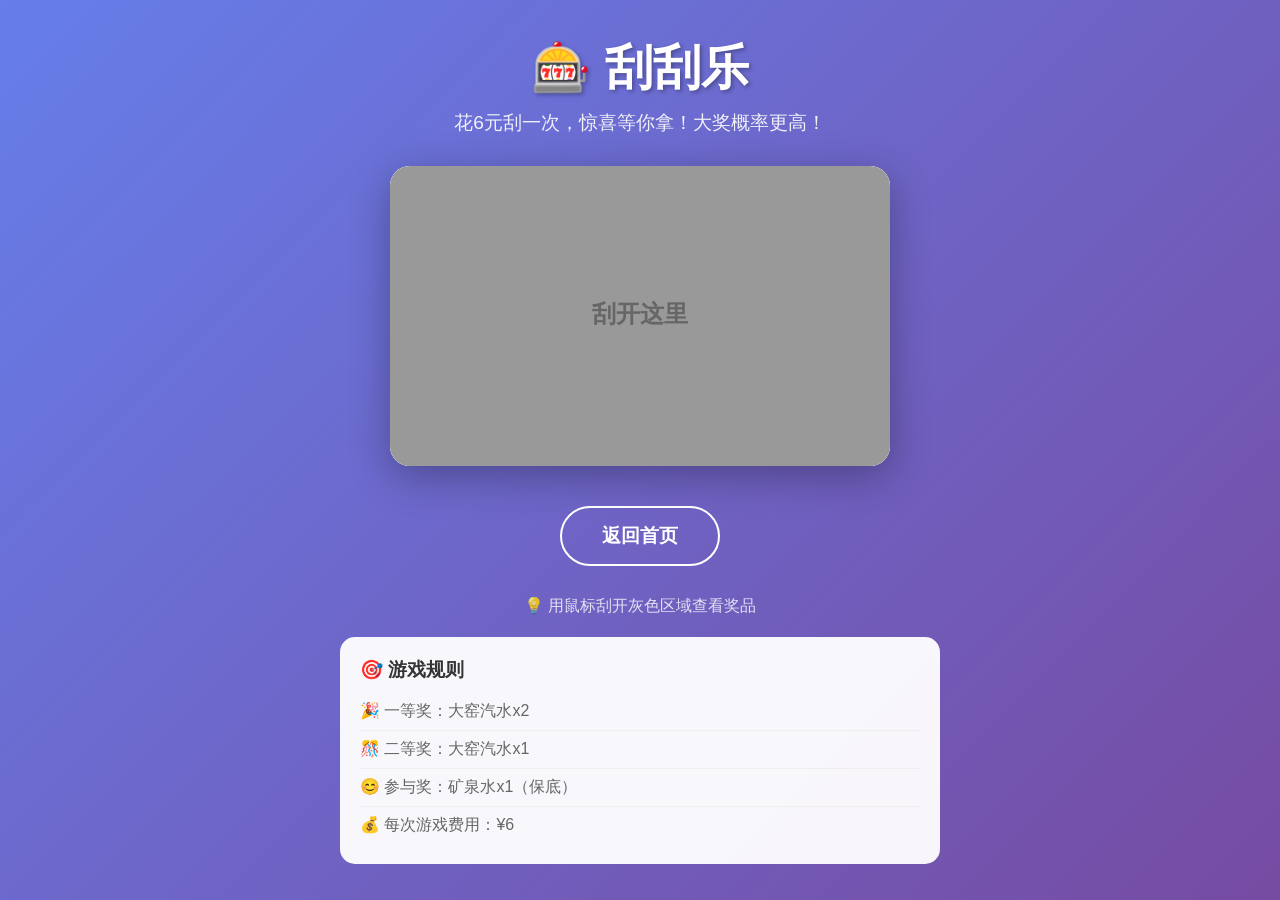
<file: scratch.html>
<!DOCTYPE html>
<html lang="zh-CN">
<head>
    <meta charset="UTF-8">
    <meta name="viewport" content="width=device-width, initial-scale=1.0">
    <title>刮刮乐 - 青春畅饮</title>
    <style>
        * {
            margin: 0;
            padding: 0;
            box-sizing: border-box;
        }
        body {
            font-family: 'Microsoft YaHei', sans-serif;
            background: linear-gradient(135deg, #667eea 0%, #764ba2 100%);
            min-height: 100vh;
            display: flex;
            flex-direction: column;
            align-items: center;
            justify-content: center;
            padding: 20px;
        }
        .game-container {
            width: 100%;
            max-width: 600px;
            text-align: center;
        }
        h1 {
            color: white;
            font-size: 3rem;
            margin-bottom: 10px;
            text-shadow: 2px 2px 4px rgba(0,0,0,0.3);
        }
        .subtitle {
            color: rgba(255,255,255,0.9);
            font-size: 1.2rem;
            margin-bottom: 30px;
        }
        .scratch-area {
            position: relative;
            width: 100%;
            max-width: 500px;
            height: 300px;
            margin: 0 auto 30px;
            background: white;
            border-radius: 20px;
            overflow: hidden;
            box-shadow: 0 10px 40px rgba(0,0,0,0.3);
        }
        .prize-text {
            position: absolute;
            top: 0;
            left: 0;
            width: 100%;
            height: 100%;
            display: flex;
            align-items: center;
            justify-content: center;
            font-size: 2.5rem;
            font-weight: bold;
            color: #e74c3c;
            background: linear-gradient(135deg, #fff5f5 0%, #ffe6e6 100%);
            z-index: 1;
        }
        #scratch-canvas {
            position: absolute;
            top: 0;
            left: 0;
            width: 100%;
            height: 100%;
            z-index: 2;
            cursor: crosshair;
        }
        .btn {
            padding: 15px 40px;
            font-size: 1.2rem;
            background: white;
            color: #667eea;
            border: none;
            border-radius: 30px;
            cursor: pointer;
            font-weight: bold;
            transition: transform 0.3s, box-shadow 0.3s;
            margin: 10px;
        }
        .btn:hover {
            transform: scale(1.05);
            box-shadow: 0 5px 20px rgba(0,0,0,0.3);
        }
        .btn-back {
            background: transparent;
            color: white;
            border: 2px solid white;
        }
        .instructions {
            color: rgba(255,255,255,0.8);
            margin-top: 20px;
            font-size: 1rem;
        }
        .rules {
            margin-top: 20px;
            padding: 20px;
            background: rgba(255,255,255,0.95);
            border-radius: 15px;
            text-align: left;
        }
        .rules h3 {
            color: #333;
            margin-bottom: 10px;
        }
        .rules ul {
            list-style: none;
            padding: 0;
        }
        .rules li {
            padding: 8px 0;
            border-bottom: 1px solid #eee;
            color: #666;
        }
        .rules li:last-child {
            border-bottom: none;
        }
    </style>
</head>
<body>
    <div class="game-container">
        <h1>🎰 刮刮乐</h1>
        <p class="subtitle">花6元刮一次，惊喜等你拿！大奖概率更高！</p>
        
        <div class="scratch-area" id="scratch-area">
            <div class="prize-text" id="prize-text">🎁 刮开查看奖品</div>
            <canvas id="scratch-canvas"></canvas>
        </div>
        
        <button class="btn" id="scratch-btn" onclick="initScratch()">开始刮奖</button>
        <button class="btn btn-back" onclick="window.location.href='index.html'">返回首页</button>
        
        <p class="instructions">💡 用鼠标刮开灰色区域查看奖品</p>

        <div class="rules">
            <h3>🎯 游戏规则</h3>
            <ul>
                <li>🎉 一等奖：大窑汽水x2</li>
                <li>🎊 二等奖：大窑汽水x1</li>
                <li>😊 参与奖：矿泉水x1（保底）</li>
                <li>💰 每次游戏费用：¥6</li>
            </ul>
        </div>
    </div>

    <script>
const prizes = [
    '大窑汽水x2',
    '大窑汽水x1',
    '大窑汽水x1',
    '大窑汽水x2',
    '矿泉水x1',
    '大窑汽水x1'
];

let currentPrize = '';

function initScratch() {
    const canvas = document.getElementById('scratch-canvas');
    const prizeText = document.getElementById('prize-text');
    const container = document.getElementById('scratch-area');
    const scratchBtn = document.getElementById('scratch-btn');
    
    scratchBtn.style.display = 'none';
    
    canvas.width = container.offsetWidth;
    canvas.height = container.offsetHeight;
    
    const ctx = canvas.getContext('2d');
    
    ctx.fillStyle = '#999';
    ctx.fillRect(0, 0, canvas.width, canvas.height);
    
    ctx.fillStyle = '#666';
    ctx.font = 'bold 24px Microsoft YaHei';
    ctx.textAlign = 'center';
    ctx.textBaseline = 'middle';
    ctx.fillText('刮开这里', canvas.width / 2, canvas.height / 2);
    
    currentPrize = prizes[Math.floor(Math.random() * prizes.length)];
    prizeText.textContent = '🎁 ' + currentPrize;
    
    let isDrawing = false;
    
    canvas.addEventListener('mousedown', (e) => {
        isDrawing = true;
        scratch(e);
    });
    
    canvas.addEventListener('mousemove', (e) => {
        if (isDrawing) scratch(e);
    });
    
    canvas.addEventListener('mouseup', () => {
        isDrawing = false;
    });
    
    canvas.addEventListener('mouseleave', () => {
        isDrawing = false;
    });
    
    canvas.addEventListener('touchstart', (e) => {
        e.preventDefault();
        isDrawing = true;
        scratch(e.touches[0]);
    });
    
    canvas.addEventListener('touchmove', (e) => {
        e.preventDefault();
        if (isDrawing) scratch(e.touches[0]);
    });
    
    canvas.addEventListener('touchend', () => {
        isDrawing = false;
    });
    
    function scratch(e) {
        const rect = canvas.getBoundingClientRect();
        const x = (e.clientX - rect.left) * (canvas.width / rect.width);
        const y = (e.clientY - rect.top) * (canvas.height / rect.height);
        
        ctx.globalCompositeOperation = 'destination-out';
        ctx.beginPath();
        ctx.arc(x, y, 30, 0, Math.PI * 2);
        ctx.fill();
    }
}

function resetScratch() {
    initScratch();
}

window.addEventListener('load', initScratch);
window.addEventListener('resize', initScratch);
    </script>
</body>
</html>
</file>
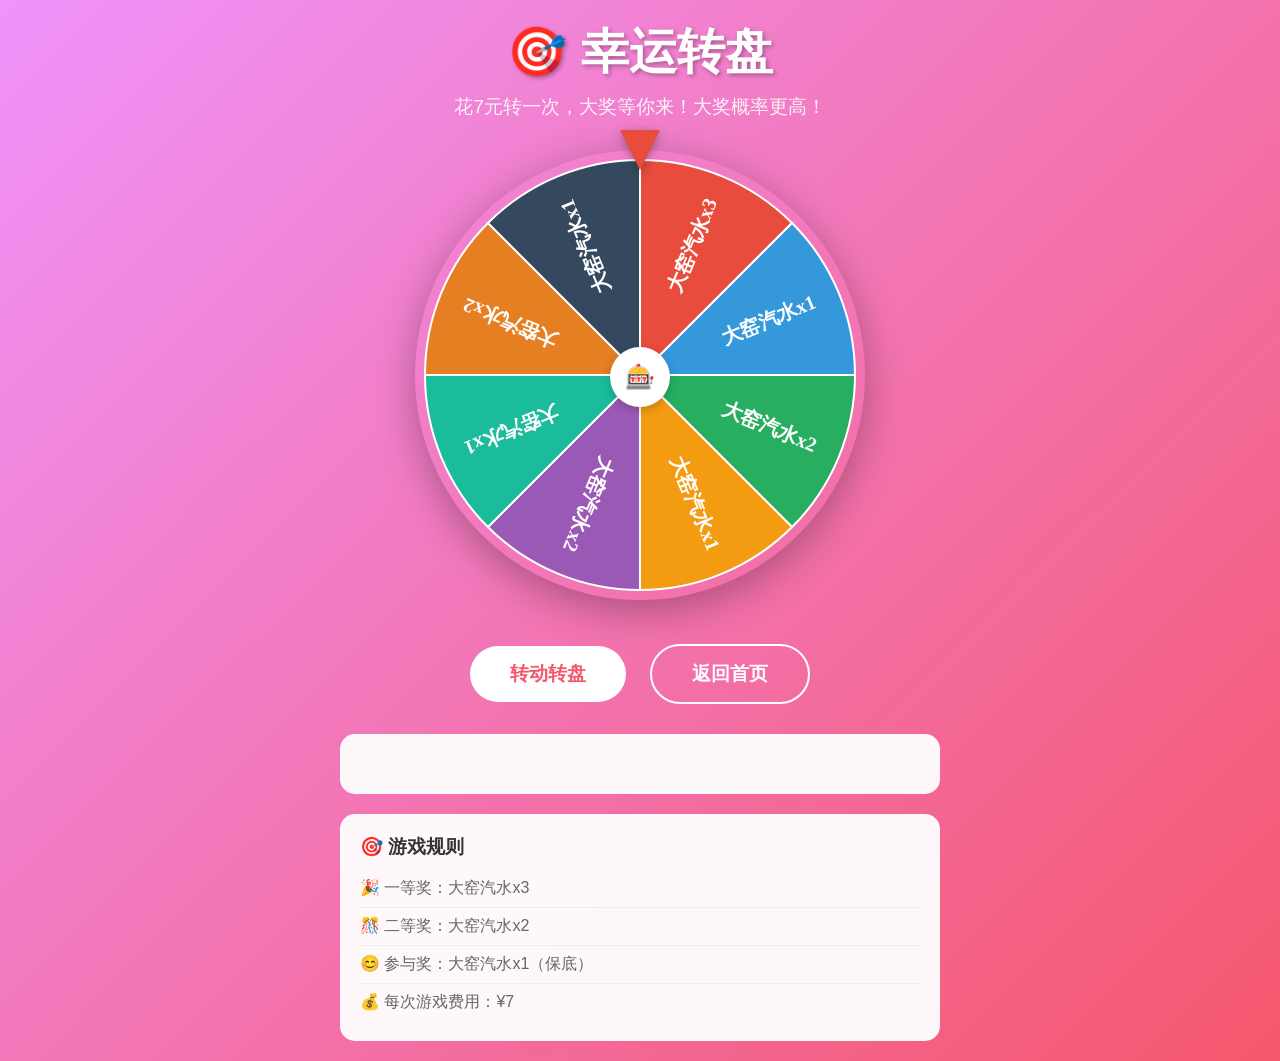
<file: wheel.html>
<!DOCTYPE html>
<html lang="zh-CN">
<head>
    <meta charset="UTF-8">
    <meta name="viewport" content="width=device-width, initial-scale=1.0">
    <title>幸运转盘 - 青春畅饮</title>
    <style>
        * {
            margin: 0;
            padding: 0;
            box-sizing: border-box;
        }
        body {
            font-family: 'Microsoft YaHei', sans-serif;
            background: linear-gradient(135deg, #f093fb 0%, #f5576c 100%);
            min-height: 100vh;
            display: flex;
            flex-direction: column;
            align-items: center;
            justify-content: center;
            padding: 20px;
        }
        .game-container {
            width: 100%;
            max-width: 600px;
            text-align: center;
        }
        h1 {
            color: white;
            font-size: 3rem;
            margin-bottom: 10px;
            text-shadow: 2px 2px 4px rgba(0,0,0,0.3);
        }
        .subtitle {
            color: rgba(255,255,255,0.9);
            font-size: 1.2rem;
            margin-bottom: 30px;
        }
        .wheel-container {
            position: relative;
            width: 100%;
            max-width: 450px;
            margin: 0 auto 30px;
        }
        #wheel-canvas {
            width: 100%;
            height: auto;
            border-radius: 50%;
            box-shadow: 0 10px 40px rgba(0,0,0,0.3);
        }
        .wheel-pointer {
            position: absolute;
            top: -20px;
            left: 50%;
            transform: translateX(-50%);
            width: 0;
            height: 0;
            border-left: 20px solid transparent;
            border-right: 20px solid transparent;
            border-top: 40px solid #e74c3c;
            filter: drop-shadow(0 3px 5px rgba(0,0,0,0.3));
            z-index: 10;
        }
        .wheel-center {
            position: absolute;
            top: 50%;
            left: 50%;
            transform: translate(-50%, -50%);
            width: 60px;
            height: 60px;
            background: white;
            border-radius: 50%;
            box-shadow: 0 3px 10px rgba(0,0,0,0.2);
            z-index: 5;
            display: flex;
            align-items: center;
            justify-content: center;
            font-size: 1.5rem;
        }
        .btn {
            padding: 15px 40px;
            font-size: 1.2rem;
            background: white;
            color: #f5576c;
            border: none;
            border-radius: 30px;
            cursor: pointer;
            font-weight: bold;
            transition: transform 0.3s, box-shadow 0.3s;
            margin: 10px;
        }
        .btn:hover {
            transform: scale(1.05);
            box-shadow: 0 5px 20px rgba(0,0,0,0.3);
        }
        .btn:disabled {
            opacity: 0.5;
            cursor: not-allowed;
            transform: none;
        }
        .btn-back {
            background: transparent;
            color: white;
            border: 2px solid white;
        }
        .result {
            margin-top: 20px;
            padding: 20px;
            background: rgba(255,255,255,0.95);
            border-radius: 15px;
            font-size: 1.5rem;
            font-weight: bold;
            min-height: 60px;
            display: flex;
            align-items: center;
            justify-content: center;
        }
        .result.win {
            color: #27ae60;
        }
        .result.normal {
            color: #333;
        }
        .rules {
            margin-top: 20px;
            padding: 20px;
            background: rgba(255,255,255,0.95);
            border-radius: 15px;
            text-align: left;
        }
        .rules h3 {
            color: #333;
            margin-bottom: 10px;
        }
        .rules ul {
            list-style: none;
            padding: 0;
        }
        .rules li {
            padding: 8px 0;
            border-bottom: 1px solid #eee;
            color: #666;
        }
        .rules li:last-child {
            border-bottom: none;
        }
    </style>
</head>
<body>
    <div class="game-container">
        <h1>🎯 幸运转盘</h1>
        <p class="subtitle">花7元转一次，大奖等你来！大奖概率更高！</p>
        
        <div class="wheel-container">
            <div class="wheel-pointer"></div>
            <canvas id="wheel-canvas" width="450" height="450"></canvas>
            <div class="wheel-center">🎰</div>
        </div>
        
        <button class="btn" id="spin-btn" onclick="spinWheel()">转动转盘</button>
        <button class="btn btn-back" onclick="window.location.href='index.html'">返回首页</button>
        
        <div class="result" id="result"></div>

        <div class="rules">
            <h3>🎯 游戏规则</h3>
            <ul>
                <li>🎉 一等奖：大窑汽水x3</li>
                <li>🎊 二等奖：大窑汽水x2</li>
                <li>😊 参与奖：大窑汽水x1（保底）</li>
                <li>💰 每次游戏费用：¥7</li>
            </ul>
        </div>
    </div>

    <script>
let wheelSpinning = false;
let currentRotation = 0;

const prizes = [
    { text: '大窑汽水x3', full: '大窑汽水x3', color: '#e74c3c' },
    { text: '大窑汽水x1', full: '大窑汽水x1', color: '#3498db' },
    { text: '大窑汽水x2', full: '大窑汽水x2', color: '#27ae60' },
    { text: '大窑汽水x1', full: '大窑汽水x1', color: '#f39c12' },
    { text: '大窑汽水x2', full: '大窑汽水x2', color: '#9b59b6' },
    { text: '大窑汽水x1', full: '大窑汽水x1', color: '#1abc9c' },
    { text: '大窑汽水x2', full: '大窑汽水x2', color: '#e67e22' },
    { text: '大窑汽水x1', full: '大窑汽水x1', color: '#34495e' }
];

function drawWheel(rotation = 0) {
    const canvas = document.getElementById('wheel-canvas');
    const ctx = canvas.getContext('2d');
    const centerX = canvas.width / 2;
    const centerY = canvas.height / 2;
    const radius = canvas.width / 2 - 10;
    
    ctx.clearRect(0, 0, canvas.width, canvas.height);
    
    ctx.save();
    ctx.translate(centerX, centerY);
    ctx.rotate((rotation * Math.PI) / 180);
    
    const segments = prizes.length;
    const anglePerSegment = (2 * Math.PI) / segments;
    
    for (let i = 0; i < segments; i++) {
        const startAngle = i * anglePerSegment - Math.PI / 2;
        const endAngle = startAngle + anglePerSegment;
        
        ctx.beginPath();
        ctx.moveTo(0, 0);
        ctx.arc(0, 0, radius, startAngle, endAngle);
        ctx.closePath();
        ctx.fillStyle = prizes[i].color;
        ctx.fill();
        
        ctx.strokeStyle = 'white';
        ctx.lineWidth = 2;
        ctx.stroke();
        
        ctx.save();
        ctx.rotate(startAngle + anglePerSegment / 2);
        ctx.fillStyle = 'white';
        ctx.font = 'bold 20px Microsoft YaHei';
        ctx.textAlign = 'center';
        ctx.textBaseline = 'middle';
        ctx.fillText(prizes[i].text, radius * 0.65, 0);
        ctx.restore();
    }
    
    ctx.restore();
}

function spinWheel() {
    if (wheelSpinning) return;
    
    wheelSpinning = true;
    document.getElementById('spin-btn').disabled = true;
    document.getElementById('result').textContent = '';
    document.getElementById('result').className = 'result';
    
    const targetRotation = Math.random() * 360 + 720 + currentRotation;
    const duration = 4000;
    const startTime = Date.now();
    const startRotation = currentRotation;
    
    function animate() {
        const elapsed = Date.now() - startTime;
        const progress = Math.min(elapsed / duration, 1);
        const easeProgress = 1 - Math.pow(1 - progress, 4);
        
        currentRotation = startRotation + (targetRotation - startRotation) * easeProgress;
        drawWheel(currentRotation);
        
        if (progress < 1) {
            requestAnimationFrame(animate);
        } else {
            wheelSpinning = false;
            document.getElementById('spin-btn').disabled = false;
            showResult();
        }
    }
    
    animate();
}

function showResult() {
    const normalizedRotation = ((currentRotation % 360) + 360) % 360;
    const segments = prizes.length;
    const anglePerSegment = 360 / segments;
    // 指针固定在正上方；画布旋转为顺时针正方向，因此指针对应到转盘坐标需要用 360 - rotation。
    const pointerAngle = (360 - normalizedRotation) % 360;
    const segmentIndex = Math.floor(pointerAngle / anglePerSegment) % segments;
    
    const prize = prizes[segmentIndex];
    const resultDiv = document.getElementById('result');
    const spinBtn = document.getElementById('spin-btn');
    
    spinBtn.style.display = 'none';
    
    if (prize.full.includes('汽水')) {
        resultDiv.className = 'result win';
        resultDiv.textContent = '🎉 恭喜！获得 ' + prize.full + '！';
    } else {
        resultDiv.className = 'result normal';
        resultDiv.textContent = '😊 获得 ' + prize.full + '！';
    }
}

drawWheel();
    </script>
</body>
</html>
</file>
<file: style.css>
* { margin: 0; padding: 0; box-sizing: border-box; }
body { font-family: 'Microsoft YaHei', sans-serif; background: linear-gradient(135deg, #667eea 0%, #764ba2 100%); min-height: 100vh; padding: 20px; }
.container { max-width: 1200px; margin: 0 auto; }

header { text-align: center; color: white; margin-bottom: 30px; }
header h1 { font-size: 3rem; margin-bottom: 10px; text-shadow: 2px 2px 4px rgba(0,0,0,0.3); }
header p { font-size: 1.2rem; opacity: 0.9; }

.player-info { background: rgba(255,255,255,0.95); border-radius: 15px; padding: 15px 20px; margin-bottom: 30px; display: flex; justify-content: center; }

.btn { padding: 12px 30px; font-size: 1rem; background: linear-gradient(135deg, #667eea 0%, #764ba2 100%); color: white; border: none; border-radius: 30px; cursor: pointer; font-weight: bold; transition: transform 0.3s, box-shadow 0.3s; }
.btn:hover { transform: scale(1.05); box-shadow: 0 5px 15px rgba(0,0,0,0.3); }

.section-title { font-size: 2rem; color: white; text-align: center; margin-bottom: 30px; text-shadow: 1px 1px 2px rgba(0,0,0,0.3); }

.products-grid { display: grid; grid-template-columns: repeat(auto-fit, minmax(250px, 1fr)); gap: 20px; margin-bottom: 50px; }
.product-card { background: white; border-radius: 20px; padding: 30px; text-align: center; box-shadow: 0 10px 30px rgba(0,0,0,0.2); }
.product-image { font-size: 4rem; margin-bottom: 15px; }
.product-card h3 { margin-bottom: 10px; color: #333; }
.price { font-size: 1.5rem; font-weight: bold; color: #e74c3c; }
.original-price { font-size: 1rem; color: #999; text-decoration: line-through; margin-left: 10px; font-weight: normal; }

.promotions-grid { display: grid; grid-template-columns: repeat(auto-fit, minmax(280px, 1fr)); gap: 20px; margin-bottom: 50px; }
.promotion-item { background: white; border-radius: 20px; padding: 30px; text-align: center; box-shadow: 0 10px 30px rgba(0,0,0,0.2); }
.promotion-item.blue { background: linear-gradient(135deg, #667eea 0%, #764ba2 100%); color: white; }
.promotion-item.green { background: linear-gradient(135deg, #11998e 0%, #38ef7d 100%); color: white; }
.promotion-item.yellow { background: linear-gradient(135deg, #fc4a1a 0%, #f7b733 100%); color: white; }
.promotion-item h4 { font-size: 1.5rem; margin-bottom: 10px; }
.promotion-item p { margin-bottom: 20px; opacity: 0.9; }
.promotion-item .btn { background: white; color: #667eea; }
.promotion-item.blue .btn { color: #667eea; }
.promotion-item.green .btn { color: #11998e; }
.promotion-item.yellow .btn { color: #fc4a1a; }

.games-grid { display: grid; grid-template-columns: repeat(auto-fit, minmax(300px, 1fr)); gap: 25px; margin-bottom: 50px; }
.game-card { background: white; border-radius: 20px; padding: 30px; text-align: center; box-shadow: 0 10px 30px rgba(0,0,0,0.2); }
.game-icon { font-size: 3rem; margin-bottom: 15px; }
.game-card h3 { margin-bottom: 10px; color: #333; }
.game-desc { color: #666; margin-bottom: 20px; font-size: 0.9rem; }

.footer { text-align: center; color: white; padding: 30px; opacity: 0.8; }

.modal { display: none; position: fixed; top: 0; left: 0; width: 100%; height: 100%; background: rgba(0,0,0,0.7); z-index: 1000; align-items: center; justify-content: center; }
.modal.active { display: flex; }
.modal-content { background: white; border-radius: 20px; padding: 40px; max-width: 450px; width: 90%; text-align: center; position: relative; }
.close-modal { position: absolute; top: 15px; right: 15px; font-size: 1.5rem; cursor: pointer; color: #999; }
.modal-content h2 { color: #333; margin-bottom: 20px; }

.form-group { margin-bottom: 20px; }
.form-group label { display: block; margin-bottom: 8px; font-weight: bold; color: #333; }
.form-group select, .form-group input { width: 100%; padding: 12px 15px; font-size: 1rem; border: 2px solid #ddd; border-radius: 10px; box-sizing: border-box; }
.form-group select:focus, .form-group input:focus { outline: none; border-color: #667eea; }

.payment-amount { font-size: 2.5rem; font-weight: bold; color: #e74c3c; margin-bottom: 25px; }
.payment-qrcode { width: 200px; height: 200px; background: white; border: 1px solid #ddd; border-radius: 15px; margin: 0 auto 25px; display: flex; align-items: center; justify-content: center; box-shadow: 0 5px 15px rgba(0,0,0,0.1); overflow: hidden; }
.payment-qrcode img { width: 100%; height: 100%; object-fit: contain; display: block; }
.payment-hint { color: #666; margin-bottom: 25px; font-size: 0.9rem; }

.btn-confirm { padding: 15px 50px; font-size: 1.2rem; background: linear-gradient(135deg, #27ae60 0%, #2ecc71 100%); color: white; border: none; border-radius: 30px; cursor: pointer; font-weight: bold; transition: transform 0.3s, box-shadow 0.3s; }
.btn-confirm:hover { transform: scale(1.05); }
.btn-cancel { padding: 12px 30px; font-size: 1rem; background: #eee; color: #666; border: none; border-radius: 30px; cursor: pointer; margin-top: 15px; }

.badge { display: inline-block; padding: 5px 12px; border-radius: 20px; font-size: 0.8rem; font-weight: bold; }
.badge-limited { background: #fef5e7; color: #f39c12; }
.badge-ok { background: #e8f5e9; color: #27ae60; }

.player-type-badge { padding: 3px 8px; border-radius: 10px; font-size: 0.7rem; }
.player-type-free { background: #e8f5e9; color: #27ae60; }
.player-type-paid { background: #fff3e0; color: #f57c00; }
.player-type-drink { background: #e3f2fd; color: #1976d2; }
</file>
